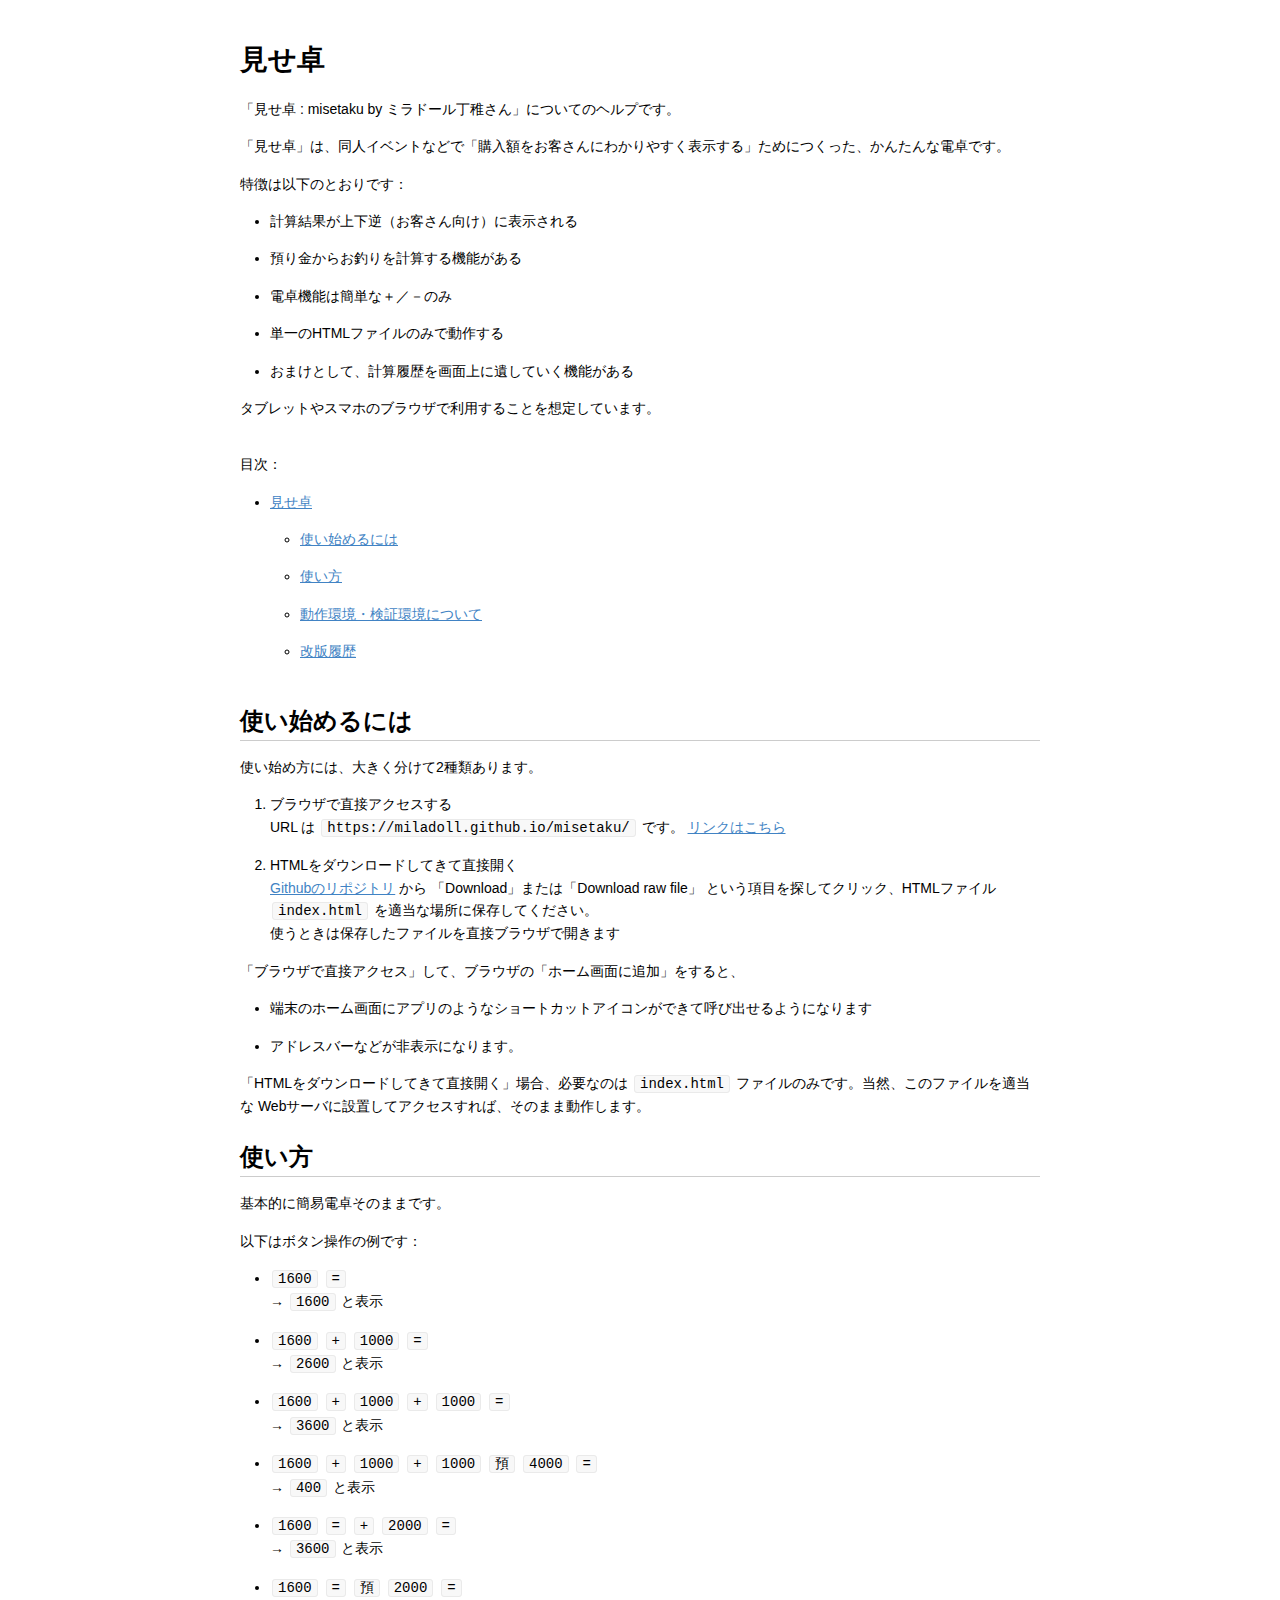
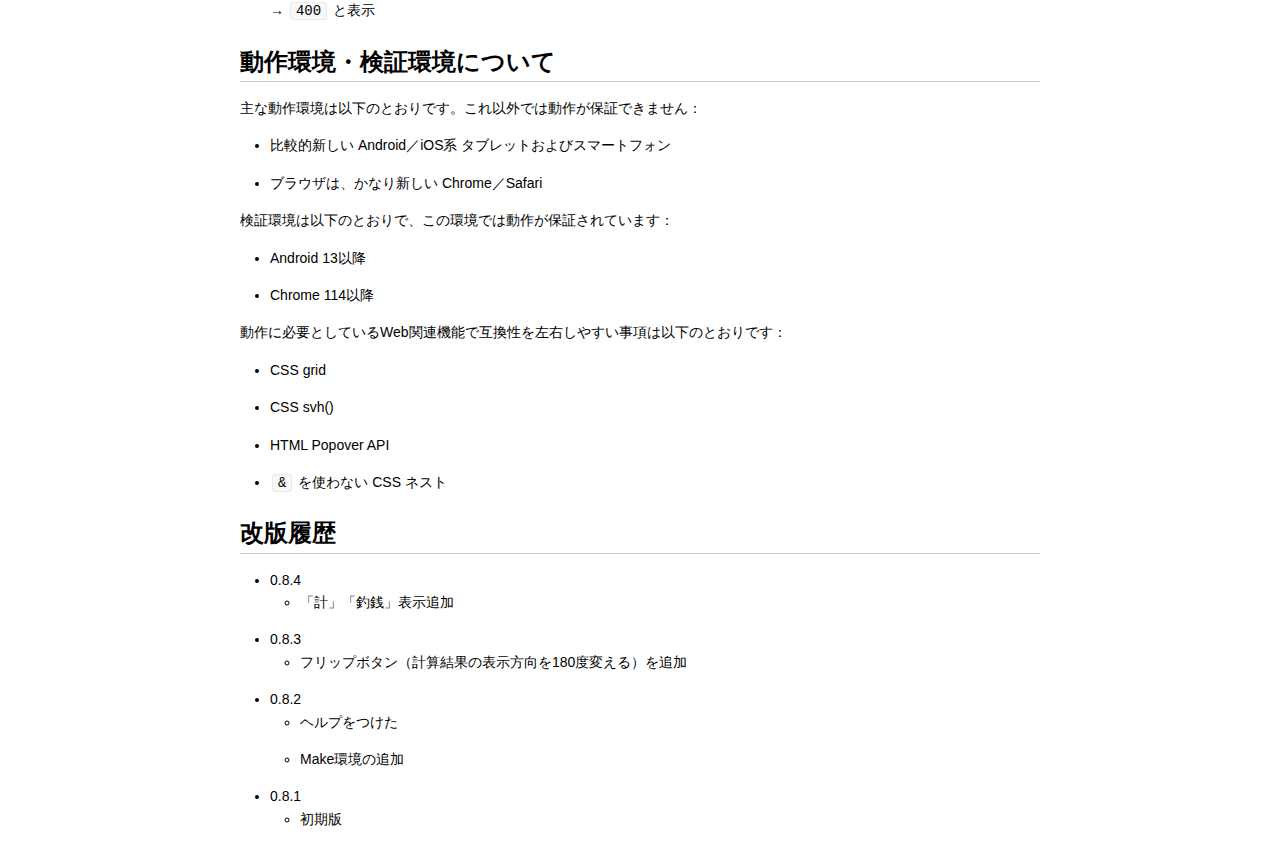
<file: exres/readme/_readme.html>
<!DOCTYPE html>
<html>
<head>
  <meta charset="utf-8">
  <meta name="generator" content="pandoc">
  <meta name="viewport" content="width=device-width, initial-scale=1.0, user-scalable=yes">
  <title>MISETAKU</title>
<!--
    from: https://github.com/cawpea/md2html-template-for-pandoc/blob/master/md2html.html
-->
  <!-- Style for Markdown -->
  <style>
  code{white-space: pre;}
  q { quotes: "“" "”" "‘" "’"; }
  .md2html-container {
    max-width: 800px;
    margin: 0 auto;
  }
  .md2html-container > h1:first-child {
    margin-top: 0;
  }
  body {
  font-family: Helvetica, arial, sans-serif;
  font-size: 14px;
  line-height: 1.6;
  padding-top: 10px;
  padding-bottom: 10px;
  background-color: white;
  padding: 30px; }

body > *:first-child {
  margin-top: 0 !important; }
body > *:last-child {
  margin-bottom: 0 !important; }

a {
  color: #4183C4; }
a.absent {
  color: #cc0000; }
a.anchor {
  display: block;
  padding-left: 30px;
  margin-left: -30px;
  cursor: pointer;
  position: absolute;
  top: 0;
  left: 0;
  bottom: 0; }

h1, h2, h3, h4, h5, h6 {
  margin: 20px 0 10px;
  padding: 0;
  font-weight: bold;
  -webkit-font-smoothing: antialiased;
  cursor: text;
  position: relative; }

h1:hover a.anchor, h2:hover a.anchor, h3:hover a.anchor, h4:hover a.anchor, h5:hover a.anchor, h6:hover a.anchor {
  text-decoration: none; }

h1 tt, h1 code {
  font-size: inherit; }

h2 tt, h2 code {
  font-size: inherit; }

h3 tt, h3 code {
  font-size: inherit; }

h4 tt, h4 code {
  font-size: inherit; }

h5 tt, h5 code {
  font-size: inherit; }

h6 tt, h6 code {
  font-size: inherit; }

h1 {
  font-size: 28px;
  color: black; }

h2 {
  font-size: 24px;
  border-bottom: 1px solid #cccccc;
  color: black; }

h3 {
  font-size: 18px; }

h4 {
  font-size: 16px; }

h5 {
  font-size: 14px; }

h6 {
  color: #777777;
  font-size: 14px; }

p, blockquote, ul, ol, dl, li, table, pre {
  margin: 15px 0; }

hr {
  border: 0 none;
  color: #cccccc;
  height: 4px;
  padding: 0; }

body > h2:first-child {
  margin-top: 0;
  padding-top: 0; }
body > h1:first-child {
  margin-top: 0;
  padding-top: 0; }
  body > h1:first-child + h2 {
    margin-top: 0;
    padding-top: 0; }
body > h3:first-child, body > h4:first-child, body > h5:first-child, body > h6:first-child {
  margin-top: 0;
  padding-top: 0; }

a:first-child h1, a:first-child h2, a:first-child h3, a:first-child h4, a:first-child h5, a:first-child h6 {
  margin-top: 0;
  padding-top: 0; }

h1 p, h2 p, h3 p, h4 p, h5 p, h6 p {
  margin-top: 0; }

li p.first {
  display: inline-block; }

ul, ol {
  padding-left: 30px; }

ul :first-child, ol :first-child {
  margin-top: 0; }

ul :last-child, ol :last-child {
  margin-bottom: 0; }

dl {
  padding: 0; }
  dl dt {
    font-size: 14px;
    font-weight: bold;
    font-style: italic;
    padding: 0;
    margin: 15px 0 5px; }
    dl dt:first-child {
      padding: 0; }
    dl dt > :first-child {
      margin-top: 0; }
    dl dt > :last-child {
      margin-bottom: 0; }
  dl dd {
    margin: 0 0 15px;
    padding: 0 15px; }
    dl dd > :first-child {
      margin-top: 0; }
    dl dd > :last-child {
      margin-bottom: 0; }

blockquote {
  border-left: 4px solid #dddddd;
  padding: 0 15px;
  color: #777777; }
  blockquote > :first-child {
    margin-top: 0; }
  blockquote > :last-child {
    margin-bottom: 0; }

table {
  border-collapse: collapse;
  padding: 0; }
  table tr {
    border-top: 1px solid #cccccc;
    background-color: white;
    margin: 0;
    padding: 0; }
    table tr:nth-child(2n) {
      background-color: #f8f8f8; }
    table tr th {
      font-weight: bold;
      border: 1px solid #cccccc;
      text-align: left;
      margin: 0;
      padding: 6px 13px; }
    table tr td {
      border: 1px solid #cccccc;
      text-align: left;
      margin: 0;
      padding: 6px 13px; }
    table tr th :first-child, table tr td :first-child {
      margin-top: 0; }
    table tr th :last-child, table tr td :last-child {
      margin-bottom: 0; }

img {
  max-width: 100%; }

span.frame {
  display: block;
  overflow: hidden; }
  span.frame > span {
    border: 1px solid #dddddd;
    display: block;
    float: left;
    overflow: hidden;
    margin: 13px 0 0;
    padding: 7px;
    width: auto; }
  span.frame span img {
    display: block;
    float: left; }
  span.frame span span {
    clear: both;
    color: #333333;
    display: block;
    padding: 5px 0 0; }
span.align-center {
  display: block;
  overflow: hidden;
  clear: both; }
  span.align-center > span {
    display: block;
    overflow: hidden;
    margin: 13px auto 0;
    text-align: center; }
  span.align-center span img {
    margin: 0 auto;
    text-align: center; }
span.align-right {
  display: block;
  overflow: hidden;
  clear: both; }
  span.align-right > span {
    display: block;
    overflow: hidden;
    margin: 13px 0 0;
    text-align: right; }
  span.align-right span img {
    margin: 0;
    text-align: right; }
span.float-left {
  display: block;
  margin-right: 13px;
  overflow: hidden;
  float: left; }
  span.float-left span {
    margin: 13px 0 0; }
span.float-right {
  display: block;
  margin-left: 13px;
  overflow: hidden;
  float: right; }
  span.float-right > span {
    display: block;
    overflow: hidden;
    margin: 13px auto 0;
    text-align: right; }

code, tt {
  margin: 0 2px;
  padding: 0 5px;
  white-space: nowrap;
  border: 1px solid #eaeaea;
  background-color: #f8f8f8;
  border-radius: 3px; }

pre code {
  margin: 0;
  padding: 0;
  white-space: pre;
  border: none;
  background: transparent; }

.highlight pre {
  background-color: #f8f8f8;
  border: 1px solid #cccccc;
  font-size: 13px;
  line-height: 19px;
  overflow: auto;
  padding: 6px 10px;
  border-radius: 3px; }

pre {
  background-color: #f8f8f8;
  border: 1px solid #cccccc;
  font-size: 13px;
  line-height: 19px;
  overflow: auto;
  padding: 6px 10px;
  border-radius: 3px; }
  pre code, pre tt {
    background-color: transparent;
    border: none; }
  </style>
  <!--[if lt IE 9]>
    <script src="//cdnjs.cloudflare.com/ajax/libs/html5shiv/3.7.3/html5shiv-printshiv.min.js"></script>
  <![endif]-->
</head>
<body>
  <div class="md2html-container">
<h1 id="見せ卓">見せ卓</h1>
<p>「見せ卓 : misetaku by ミラドール丁稚さん」についてのヘルプです。</p>
<p>「見せ卓」は、同人イベントなどで「購入額をお客さんにわかりやすく表示する」ためにつくった、かんたんな電卓です。</p>
<p>特徴は以下のとおりです：</p>
<ul>
<li>計算結果が上下逆（お客さん向け）に表示される</li>
<li>預り金からお釣りを計算する機能がある</li>
<li>電卓機能は簡単な＋／－のみ</li>
<li>単一のHTMLファイルのみで動作する</li>
<li>おまけとして、計算履歴を画面上に遺していく機能がある</li>
</ul>
<p>タブレットやスマホのブラウザで利用することを想定しています。</p>
<hr />
<p>目次：</p>
<!-- TOC -->
<ul>
<li><a href="#見せ卓">見せ卓</a>
<ul>
<li><a href="#使い始めるには">使い始めるには</a></li>
<li><a href="#使い方">使い方</a></li>
<li><a href="#動作環境・検証環境について">動作環境・検証環境について</a></li>
<li><a href="#改版履歴">改版履歴</a></li>
</ul></li>
</ul>
<!-- /TOC -->
<hr />
<h2 id="使い始めるには">使い始めるには</h2>
<p>使い始め方には、大きく分けて2種類あります。</p>
<ol type="1">
<li>ブラウザで直接アクセスする<br />
URL は <code>https://miladoll.github.io/misetaku/</code> です。 <a href="https://miladoll.github.io/misetaku/">リンクはこちら</a></li>
<li>HTMLをダウンロードしてきて直接開く<br />
<a href="https://github.com/miladoll/misetaku/blob/master/index.html">Githubのリポジトリ</a> から 「Download」または「Download raw file」 という項目を探してクリック、HTMLファイル <code>index.html</code> を適当な場所に保存してください。<br />
使うときは保存したファイルを直接ブラウザで開きます</li>
</ol>
<p>「ブラウザで直接アクセス」して、ブラウザの「ホーム画面に追加」をすると、</p>
<ul>
<li>端末のホーム画面にアプリのようなショートカットアイコンができて呼び出せるようになります</li>
<li>アドレスバーなどが非表示になります。</li>
</ul>
<p>「HTMLをダウンロードしてきて直接開く」場合、必要なのは <code>index.html</code> ファイルのみです。当然、このファイルを適当な Webサーバに設置してアクセスすれば、そのまま動作します。</p>
<h2 id="使い方">使い方</h2>
<p>基本的に簡易電卓そのままです。</p>
<p>以下はボタン操作の例です：</p>
<ul>
<li><code>1600</code> <code>=</code><br />
→ <code>1600</code> と表示</li>
<li><code>1600</code> <code>+</code> <code>1000</code> <code>=</code><br />
→ <code>2600</code> と表示</li>
<li><code>1600</code> <code>+</code> <code>1000</code> <code>+</code> <code>1000</code> <code>=</code><br />
→ <code>3600</code> と表示</li>
<li><code>1600</code> <code>+</code> <code>1000</code> <code>+</code> <code>1000</code> <code>預</code> <code>4000</code> <code>=</code><br />
→ <code>400</code> と表示</li>
<li><code>1600</code> <code>=</code> <code>+</code> <code>2000</code> <code>=</code><br />
→ <code>3600</code> と表示</li>
<li><code>1600</code> <code>=</code> <code>預</code> <code>2000</code> <code>=</code><br />
→ <code>400</code> と表示</li>
</ul>
<h2 id="動作環境検証環境について">動作環境・検証環境について</h2>
<p>主な動作環境は以下のとおりです。これ以外では動作が保証できません：</p>
<ul>
<li>比較的新しい Android／iOS系 タブレットおよびスマートフォン</li>
<li>ブラウザは、かなり新しい Chrome／Safari</li>
</ul>
<p>検証環境は以下のとおりで、この環境では動作が保証されています：</p>
<ul>
<li>Android 13以降</li>
<li>Chrome 114以降</li>
</ul>
<p>動作に必要としているWeb関連機能で互換性を左右しやすい事項は以下のとおりです：</p>
<ul>
<li>CSS grid</li>
<li>CSS svh()</li>
<li>HTML Popover API</li>
<li><code>&amp;</code> を使わない CSS ネスト</li>
</ul>
<h2 id="改版履歴">改版履歴</h2>
<ul>
<li>0.8.4
<ul>
<li>「計」「釣銭」表示追加</li>
</ul></li>
<li>0.8.3
<ul>
<li>フリップボタン（計算結果の表示方向を180度変える）を追加</li>
</ul></li>
<li>0.8.2
<ul>
<li>ヘルプをつけた</li>
<li>Make環境の追加</li>
</ul></li>
<li>0.8.1
<ul>
<li>初期版</li>
</ul></li>
</ul>
  </div>
</body>
</html>
</file>
